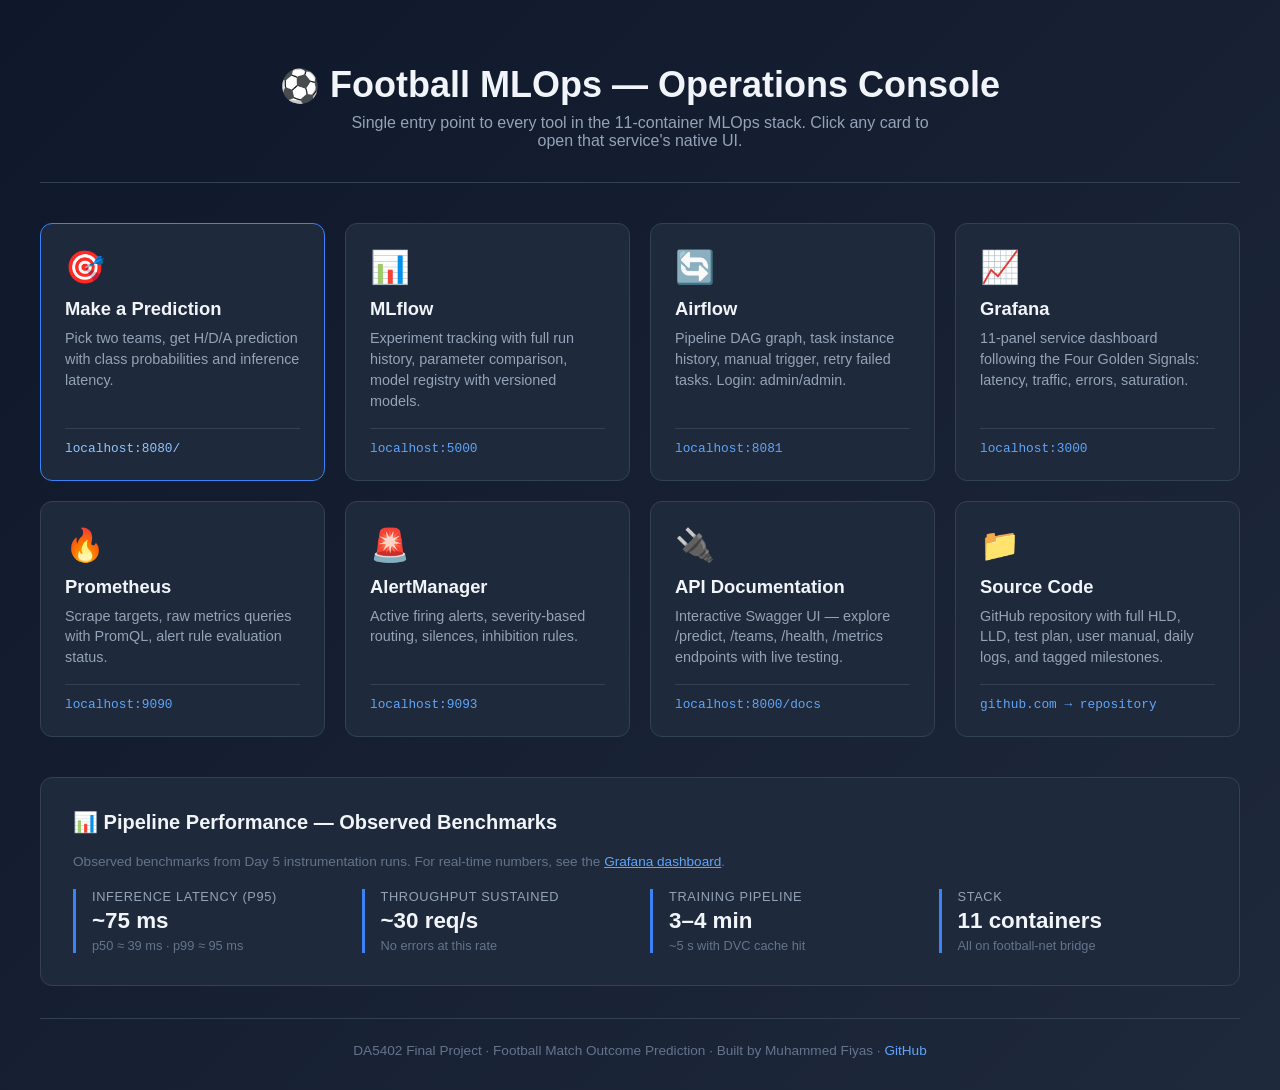
<file: frontend/templates/dashboard.html>
<!DOCTYPE html>
<html lang="en">
<head>
<meta charset="UTF-8">
<meta name="viewport" content="width=device-width, initial-scale=1.0">
<title>Football MLOps — Operations Console</title>
<style>
  * { margin: 0; padding: 0; box-sizing: border-box; }
  body {
    font-family: -apple-system, BlinkMacSystemFont, "Segoe UI", Roboto, sans-serif;
    background: linear-gradient(135deg, #0f172a 0%, #1e293b 100%);
    color: #e2e8f0;
    min-height: 100vh;
    padding: 2rem 1rem;
  }
  .container { max-width: 1200px; margin: 0 auto; }
  header {
    text-align: center;
    margin-bottom: 2.5rem;
    padding: 2rem 1rem;
    border-bottom: 1px solid #334155;
  }
  header h1 {
    font-size: 2.25rem;
    color: #f1f5f9;
    margin-bottom: 0.5rem;
    font-weight: 700;
  }
  header h1 .icon { font-size: 2rem; }
  header p {
    color: #94a3b8;
    font-size: 1rem;
    max-width: 600px;
    margin: 0 auto;
  }
  .grid {
    display: grid;
    grid-template-columns: repeat(auto-fill, minmax(260px, 1fr));
    gap: 1.25rem;
    margin-bottom: 2.5rem;
  }
  .card {
    background: #1e293b;
    border: 1px solid #334155;
    border-radius: 12px;
    padding: 1.5rem;
    text-decoration: none;
    color: inherit;
    transition: transform 0.15s, border-color 0.15s, box-shadow 0.15s;
    display: flex;
    flex-direction: column;
    min-height: 180px;
  }
  .card:hover {
    transform: translateY(-3px);
    border-color: #3b82f6;
    box-shadow: 0 8px 24px rgba(59, 130, 246, 0.2);
  }
  .card-icon {
    font-size: 2rem;
    margin-bottom: 0.75rem;
  }
  .card-title {
    font-size: 1.15rem;
    font-weight: 600;
    color: #f1f5f9;
    margin-bottom: 0.5rem;
  }
  .card-desc {
    color: #94a3b8;
    font-size: 0.9rem;
    line-height: 1.45;
    margin-bottom: 1rem;
    flex-grow: 1;
  }
  .card-url {
    color: #60a5fa;
    font-family: "Monaco", "Menlo", monospace;
    font-size: 0.8rem;
    padding-top: 0.75rem;
    border-top: 1px solid #334155;
    overflow: hidden;
    text-overflow: ellipsis;
    white-space: nowrap;
  }
  .card.primary { border-color: #3b82f6; }
  .card.primary .card-url { color: #93c5fd; }

  .summary-section {
    background: #1e293b;
    border: 1px solid #334155;
    border-radius: 12px;
    padding: 2rem;
    margin-bottom: 2rem;
  }
  .summary-section h2 {
    color: #f1f5f9;
    margin-bottom: 1.25rem;
    font-size: 1.25rem;
  }
  .summary-grid {
    display: grid;
    grid-template-columns: repeat(auto-fit, minmax(200px, 1fr));
    gap: 1.25rem;
  }
  .stat {
    border-left: 3px solid #3b82f6;
    padding-left: 1rem;
  }
  .stat-label {
    color: #94a3b8;
    font-size: 0.8rem;
    text-transform: uppercase;
    letter-spacing: 0.05em;
    margin-bottom: 0.25rem;
  }
  .stat-value {
    color: #f1f5f9;
    font-size: 1.4rem;
    font-weight: 600;
  }
  .stat-detail {
    color: #64748b;
    font-size: 0.8rem;
    margin-top: 0.25rem;
  }

  footer {
    text-align: center;
    color: #64748b;
    font-size: 0.85rem;
    padding-top: 1.5rem;
    border-top: 1px solid #334155;
  }
  footer a { color: #60a5fa; text-decoration: none; }
  footer a:hover { text-decoration: underline; }
</style>
</head>
<body>
<div class="container">
  <header>
    <h1><span class="icon">⚽</span> Football MLOps — Operations Console</h1>
    <p>Single entry point to every tool in the 11-container MLOps stack.
       Click any card to open that service's native UI.</p>
  </header>

  <div class="grid">
    <a href="/" class="card primary">
      <div class="card-icon">🎯</div>
      <div class="card-title">Make a Prediction</div>
      <div class="card-desc">Pick two teams, get H/D/A prediction with class probabilities and inference latency.</div>
      <div class="card-url">localhost:8080/</div>
    </a>

    <a href="http://localhost:5000" target="_blank" class="card">
      <div class="card-icon">📊</div>
      <div class="card-title">MLflow</div>
      <div class="card-desc">Experiment tracking with full run history, parameter comparison, model registry with versioned models.</div>
      <div class="card-url">localhost:5000</div>
    </a>

    <a href="http://localhost:8081" target="_blank" class="card">
      <div class="card-icon">🔄</div>
      <div class="card-title">Airflow</div>
      <div class="card-desc">Pipeline DAG graph, task instance history, manual trigger, retry failed tasks. Login: admin/admin.</div>
      <div class="card-url">localhost:8081</div>
    </a>

    <a href="http://localhost:3000" target="_blank" class="card">
      <div class="card-icon">📈</div>
      <div class="card-title">Grafana</div>
      <div class="card-desc">11-panel service dashboard following the Four Golden Signals: latency, traffic, errors, saturation.</div>
      <div class="card-url">localhost:3000</div>
    </a>

    <a href="http://localhost:9090" target="_blank" class="card">
      <div class="card-icon">🔥</div>
      <div class="card-title">Prometheus</div>
      <div class="card-desc">Scrape targets, raw metrics queries with PromQL, alert rule evaluation status.</div>
      <div class="card-url">localhost:9090</div>
    </a>

    <a href="http://localhost:9093" target="_blank" class="card">
      <div class="card-icon">🚨</div>
      <div class="card-title">AlertManager</div>
      <div class="card-desc">Active firing alerts, severity-based routing, silences, inhibition rules.</div>
      <div class="card-url">localhost:9093</div>
    </a>

    <a href="http://localhost:8000/docs" target="_blank" class="card">
      <div class="card-icon">🔌</div>
      <div class="card-title">API Documentation</div>
      <div class="card-desc">Interactive Swagger UI — explore /predict, /teams, /health, /metrics endpoints with live testing.</div>
      <div class="card-url">localhost:8000/docs</div>
    </a>

    <a href="https://github.com/muhammed786fiyas/mlops_end_to_end_project" target="_blank" class="card">
      <div class="card-icon">📁</div>
      <div class="card-title">Source Code</div>
      <div class="card-desc">GitHub repository with full HLD, LLD, test plan, user manual, daily logs, and tagged milestones.</div>
      <div class="card-url">github.com → repository</div>
    </a>
  </div>

  <div class="summary-section">
    <h2>📊 Pipeline Performance — Observed Benchmarks</h2>
    <p style="color: #64748b; font-size: 0.85rem; margin-bottom: 1.25rem;">
      Observed benchmarks from Day 5 instrumentation runs. For real-time numbers, see the
      <a href="http://localhost:3000" target="_blank" style="color: #60a5fa;">Grafana dashboard</a>.
    </p>
    <div class="summary-grid">
      <div class="stat">
        <div class="stat-label">Inference Latency (p95)</div>
        <div class="stat-value">~75 ms</div>
        <div class="stat-detail">p50 ≈ 39 ms · p99 ≈ 95 ms</div>
      </div>
      <div class="stat">
        <div class="stat-label">Throughput Sustained</div>
        <div class="stat-value">~30 req/s</div>
        <div class="stat-detail">No errors at this rate</div>
      </div>
      <div class="stat">
        <div class="stat-label">Training Pipeline</div>
        <div class="stat-value">3–4 min</div>
        <div class="stat-detail">~5 s with DVC cache hit</div>
      </div>
      <div class="stat">
        <div class="stat-label">Stack</div>
        <div class="stat-value">11 containers</div>
        <div class="stat-detail">All on football-net bridge</div>
      </div>
    </div>
  </div>

  <footer>
    DA5402 Final Project · Football Match Outcome Prediction · Built by Muhammed Fiyas ·
    <a href="https://github.com/muhammed786fiyas/mlops_end_to_end_project" target="_blank">GitHub</a>
  </footer>
</div>
</body>
</html>
</file>
